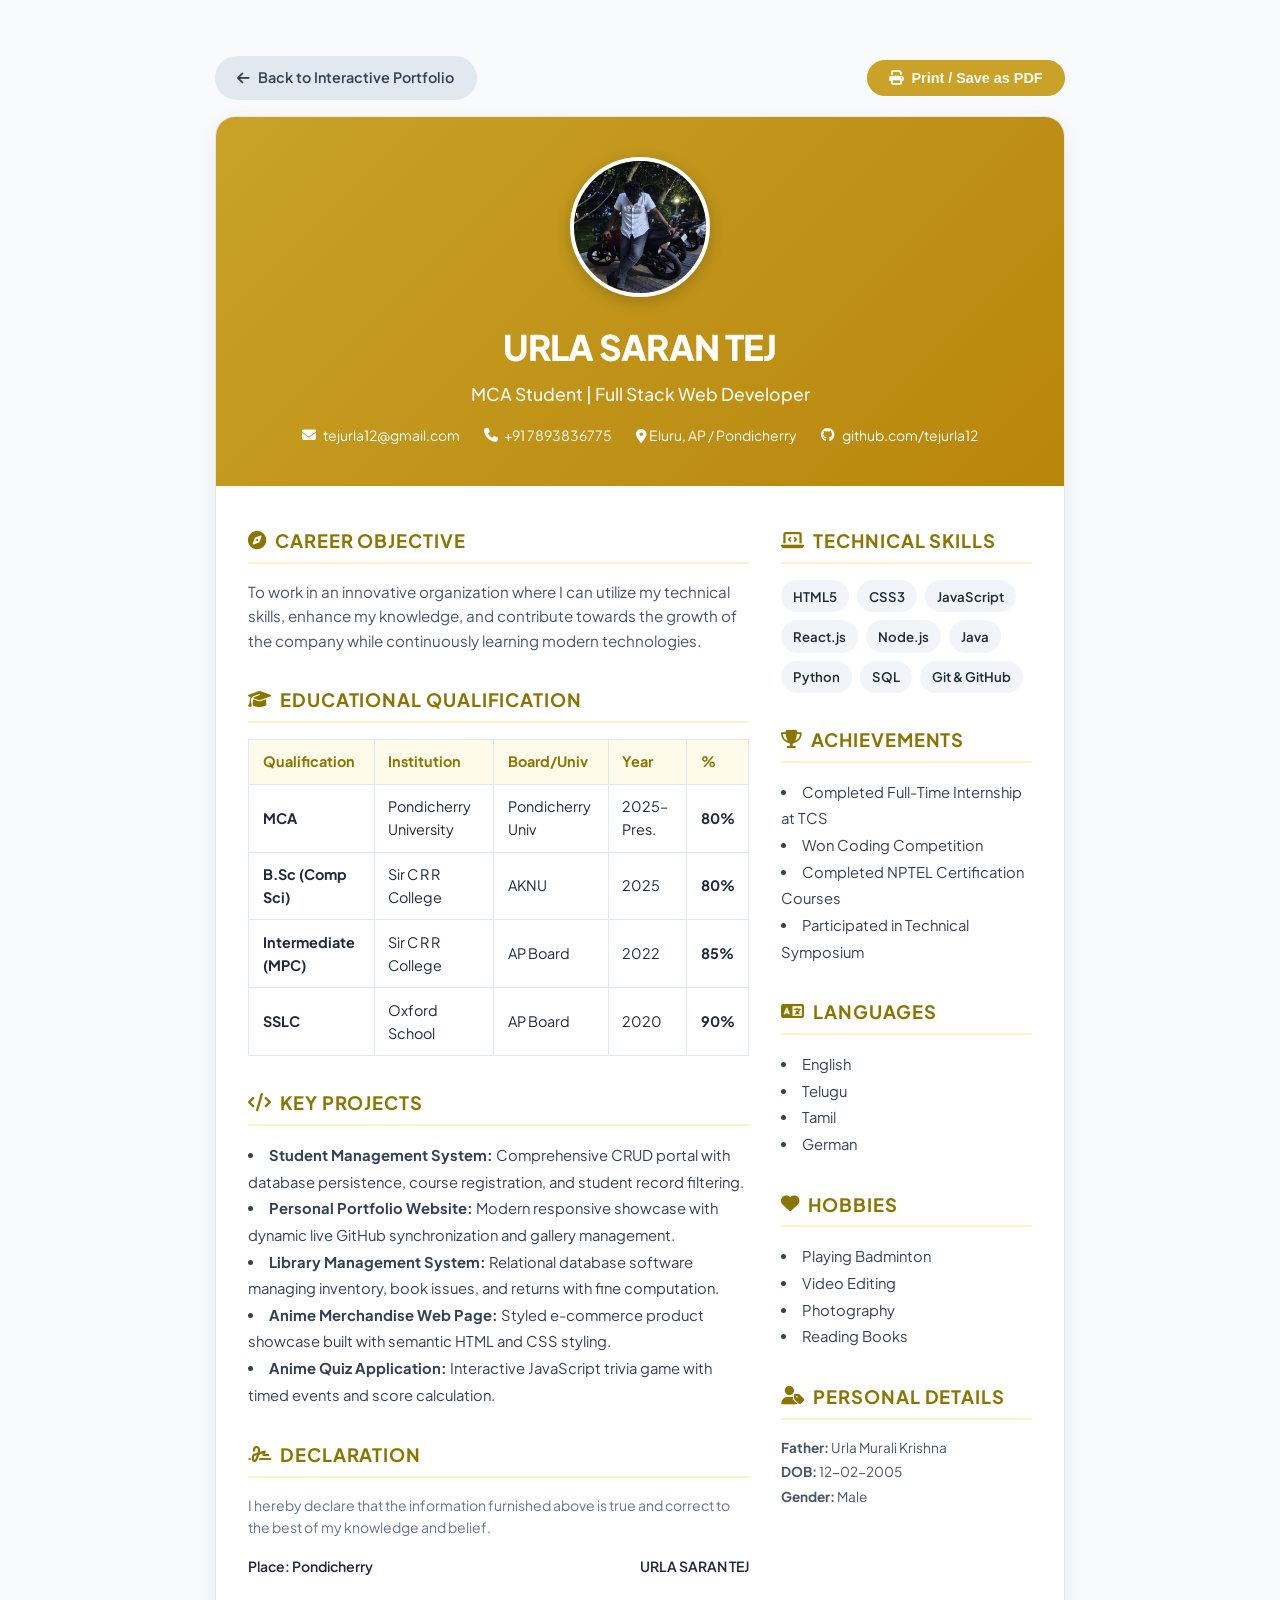
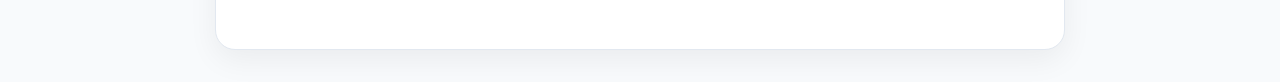
<file: resume.html>
<!DOCTYPE html>
<html lang="en">
<head>
  <meta charset="UTF-8">
  <meta name="viewport" content="width=device-width, initial-scale=1.0">
  <title>Urla Saran Tej - Resume</title>
  <link href="https://fonts.googleapis.com/css2?family=Plus+Jakarta+Sans:wght@400;500;600;700;800&family=JetBrains+Mono:wght@400;500&display=swap" rel="stylesheet">
  <link rel="stylesheet" href="https://cdnjs.cloudflare.com/ajax/libs/font-awesome/6.5.1/css/all.min.css">
  <style>
    :root {
      --primary: #c9a227;
      --primary-dark: #8b7500;
      --text: #1e293b;
      --text-muted: #64748b;
      --border: #e2e8f0;
      --bg: #f8fafc;
      --card: #ffffff;
    }
    * {
      box-sizing: border-box;
      margin: 0;
      padding: 0;
    }
    body {
      font-family: 'Plus Jakarta Sans', sans-serif;
      background-color: var(--bg);
      color: var(--text);
      line-height: 1.6;
      padding: 2rem 1rem;
    }
    .resume-wrapper {
      max-width: 850px;
      margin: 0 auto;
      background: var(--card);
      border-radius: 20px;
      border: 1px solid var(--border);
      box-shadow: 0 10px 30px rgba(0,0,0,0.06);
      overflow: hidden;
    }
    .resume-header {
      background: linear-gradient(135deg, #c9a227 0%, #b8860b 100%);
      color: white;
      padding: 2.5rem 2rem;
      text-align: center;
      position: relative;
    }
    .avatar {
      width: 140px;
      height: 140px;
      border-radius: 50%;
      border: 4px solid white;
      object-fit: cover;
      box-shadow: 0 4px 15px rgba(0,0,0,0.2);
      margin-bottom: 1rem;
    }
    .name {
      font-size: 2.2rem;
      font-weight: 800;
      letter-spacing: -0.02em;
    }
    .title {
      font-size: 1.1rem;
      opacity: 0.95;
      font-weight: 500;
      margin-top: 0.25rem;
    }
    .contact-bar {
      display: flex;
      justify-content: center;
      gap: 1.5rem;
      flex-wrap: wrap;
      margin-top: 1rem;
      font-size: 0.875rem;
    }
    .contact-bar a {
      color: white;
      text-decoration: none;
      display: inline-flex;
      align-items: center;
      gap: 0.4rem;
    }
    .resume-body {
      padding: 2.5rem 2rem;
      display: grid;
      grid-template-columns: 2fr 1fr;
      gap: 2rem;
    }
    h2 {
      font-size: 1.15rem;
      text-transform: uppercase;
      letter-spacing: 0.05em;
      color: var(--primary-dark);
      border-bottom: 2px solid #fef3c7;
      padding-bottom: 0.4rem;
      margin-bottom: 1rem;
      display: flex;
      align-items: center;
      gap: 0.5rem;
    }
    .section-block {
      margin-bottom: 2rem;
    }
    .edu-table {
      width: 100%;
      border-collapse: collapse;
      margin-top: 0.5rem;
      font-size: 0.9rem;
    }
    .edu-table th, .edu-table td {
      border: 1px solid var(--border);
      padding: 0.65rem 0.85rem;
      text-align: left;
    }
    .edu-table th {
      background: #fffbeb;
      color: var(--primary-dark);
      font-weight: 700;
    }
    .skill-badges {
      display: flex;
      flex-wrap: wrap;
      gap: 0.5rem;
    }
    .skill-badge {
      padding: 0.35rem 0.75rem;
      background: #f1f5f9;
      border-radius: 9999px;
      font-size: 0.825rem;
      font-weight: 600;
      color: var(--text);
    }
    ul {
      list-style-position: inside;
      font-size: 0.925rem;
      line-height: 1.8;
      color: #334155;
    }
    .action-bar {
      max-width: 850px;
      margin: 1.5rem auto 0 auto;
      display: flex;
      justify-content: space-between;
      align-items: center;
    }
    .btn {
      padding: 0.65rem 1.4rem;
      border-radius: 9999px;
      text-decoration: none;
      font-weight: 600;
      font-size: 0.9rem;
      cursor: pointer;
      display: inline-flex;
      align-items: center;
      gap: 0.5rem;
      border: none;
    }
    .btn-primary {
      background: #c9a227;
      color: white;
    }
    .btn-secondary {
      background: #e2e8f0;
      color: #334155;
    }
    @media print {
      body { padding: 0; background: white; }
      .action-bar { display: none; }
      .resume-wrapper { border: none; box-shadow: none; border-radius: 0; }
    }
    @media (max-width: 768px) {
      .resume-body { grid-template-columns: 1fr; }
    }
  </style>
</head>
<body>

  <div class="action-bar">
    <a href="index.html" class="btn btn-secondary"><i class="fa-solid fa-arrow-left"></i> Back to Interactive Portfolio</a>
    <button onclick="window.print()" class="btn btn-primary"><i class="fa-solid fa-print"></i> Print / Save as PDF</button>
  </div>

  <div class="resume-wrapper" style="margin-top: 1rem;">
    <div class="resume-header">
      <img src="profile.jpg" alt="Urla Saran Tej" class="avatar" onerror="this.src='https://avatars.githubusercontent.com/u/240652210?v=4'">
      <h1 class="name">URLA SARAN TEJ</h1>
      <p class="title">MCA Student | Full Stack Web Developer</p>
      
      <div class="contact-bar">
        <a href="mailto:tejurla12@gmail.com"><i class="fa-solid fa-envelope"></i> tejurla12@gmail.com</a>
        <a href="tel:+917893836775"><i class="fa-solid fa-phone"></i> +91 7893836775</a>
        <span><i class="fa-solid fa-location-dot"></i> Eluru, AP / Pondicherry</span>
        <a href="https://github.com/tejurla12" target="_blank"><i class="fa-brands fa-github"></i> github.com/tejurla12</a>
      </div>
    </div>

    <div class="resume-body">
      <!-- Main Column -->
      <div class="main-col">
        <div class="section-block">
          <h2><i class="fa-solid fa-compass"></i> Career Objective</h2>
          <p style="font-size: 0.95rem; color: #475569;">
            To work in an innovative organization where I can utilize my technical skills, enhance my knowledge, and contribute towards the growth of the company while continuously learning modern technologies.
          </p>
        </div>

        <div class="section-block">
          <h2><i class="fa-solid fa-graduation-cap"></i> Educational Qualification</h2>
          <table class="edu-table">
            <thead>
              <tr>
                <th>Qualification</th>
                <th>Institution</th>
                <th>Board/Univ</th>
                <th>Year</th>
                <th>%</th>
              </tr>
            </thead>
            <tbody>
              <tr>
                <td><strong>MCA</strong></td>
                <td>Pondicherry University</td>
                <td>Pondicherry Univ</td>
                <td>2025–Pres.</td>
                <td><strong>80%</strong></td>
              </tr>
              <tr>
                <td><strong>B.Sc (Comp Sci)</strong></td>
                <td>Sir C R R College</td>
                <td>AKNU</td>
                <td>2025</td>
                <td><strong>80%</strong></td>
              </tr>
              <tr>
                <td><strong>Intermediate (MPC)</strong></td>
                <td>Sir C R R College</td>
                <td>AP Board</td>
                <td>2022</td>
                <td><strong>85%</strong></td>
              </tr>
              <tr>
                <td><strong>SSLC</strong></td>
                <td>Oxford School</td>
                <td>AP Board</td>
                <td>2020</td>
                <td><strong>90%</strong></td>
              </tr>
            </tbody>
          </table>
        </div>

        <div class="section-block">
          <h2><i class="fa-solid fa-code"></i> Key Projects</h2>
          <ul>
            <li><strong>Student Management System:</strong> Comprehensive CRUD portal with database persistence, course registration, and student record filtering.</li>
            <li><strong>Personal Portfolio Website:</strong> Modern responsive showcase with dynamic live GitHub synchronization and gallery management.</li>
            <li><strong>Library Management System:</strong> Relational database software managing inventory, book issues, and returns with fine computation.</li>
            <li><strong>Anime Merchandise Web Page:</strong> Styled e-commerce product showcase built with semantic HTML and CSS styling.</li>
            <li><strong>Anime Quiz Application:</strong> Interactive JavaScript trivia game with timed events and score calculation.</li>
          </ul>
        </div>

        <div class="section-block">
          <h2><i class="fa-solid fa-signature"></i> Declaration</h2>
          <p style="font-size: 0.875rem; color: #64748b;">
            I hereby declare that the information furnished above is true and correct to the best of my knowledge and belief.
          </p>
          <div style="display: flex; justify-content: space-between; margin-top: 1rem; font-size: 0.875rem; font-weight: 600;">
            <span>Place: Pondicherry</span>
            <span>URLA SARAN TEJ</span>
          </div>
        </div>
      </div>

      <!-- Sidebar Column -->
      <div class="side-col">
        <div class="section-block">
          <h2><i class="fa-solid fa-laptop-code"></i> Technical Skills</h2>
          <div class="skill-badges">
            <span class="skill-badge">HTML5</span>
            <span class="skill-badge">CSS3</span>
            <span class="skill-badge">JavaScript</span>
            <span class="skill-badge">React.js</span>
            <span class="skill-badge">Node.js</span>
            <span class="skill-badge">Java</span>
            <span class="skill-badge">Python</span>
            <span class="skill-badge">SQL</span>
            <span class="skill-badge">Git & GitHub</span>
          </div>
        </div>

        <div class="section-block">
          <h2><i class="fa-solid fa-trophy"></i> Achievements</h2>
          <ul>
            <li>Completed Full-Time Internship at TCS</li>
            <li>Won Coding Competition</li>
            <li>Completed NPTEL Certification Courses</li>
            <li>Participated in Technical Symposium</li>
          </ul>
        </div>

        <div class="section-block">
          <h2><i class="fa-solid fa-language"></i> Languages</h2>
          <ul>
            <li>English</li>
            <li>Telugu</li>
            <li>Tamil</li>
            <li>German</li>
          </ul>
        </div>

        <div class="section-block">
          <h2><i class="fa-solid fa-heart"></i> Hobbies</h2>
          <ul>
            <li>Playing Badminton</li>
            <li>Video Editing</li>
            <li>Photography</li>
            <li>Reading Books</li>
          </ul>
        </div>

        <div class="section-block">
          <h2><i class="fa-solid fa-user-tag"></i> Personal Details</h2>
          <p style="font-size: 0.85rem; line-height: 1.8; color: #475569;">
            <strong>Father:</strong> Urla Murali Krishna<br>
            <strong>DOB:</strong> 12-02-2005<br>
            <strong>Gender:</strong> Male
          </p>
        </div>
      </div>
    </div>
  </div>

</body>
</html>
</file>
